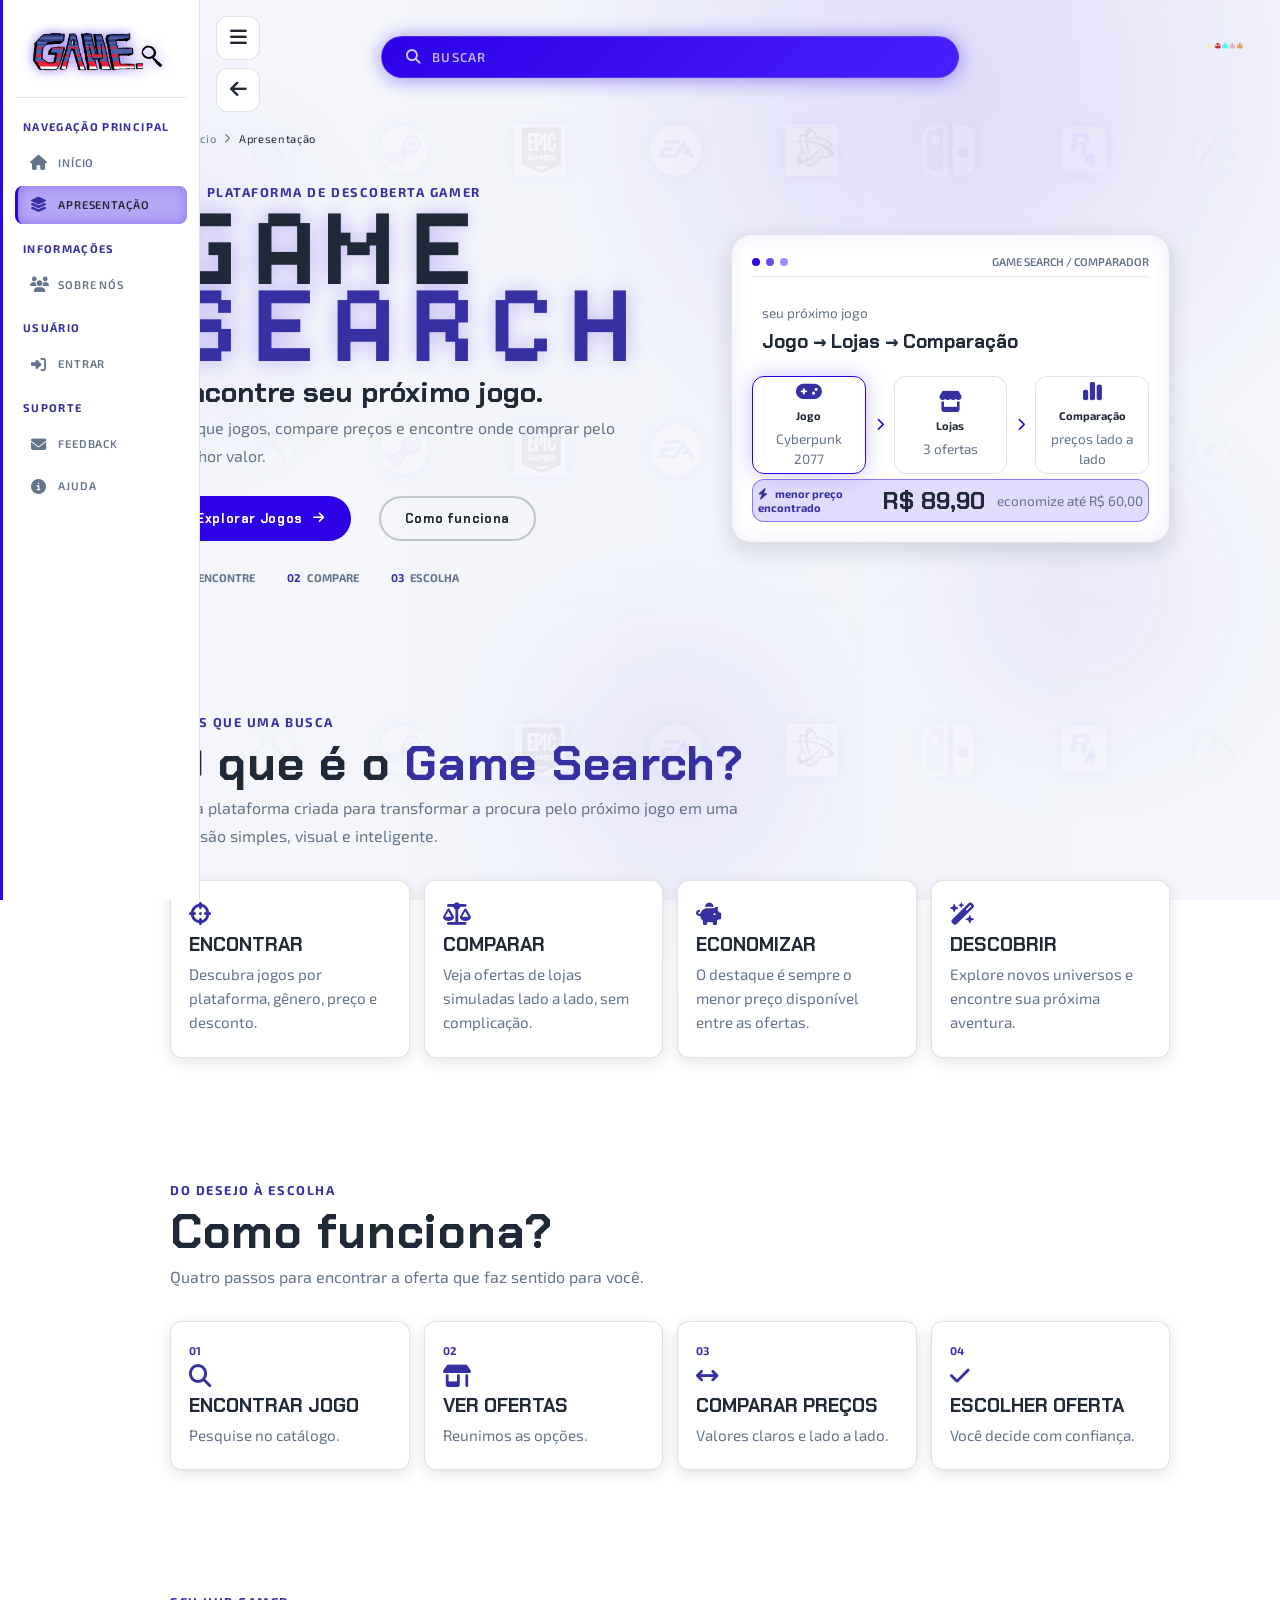
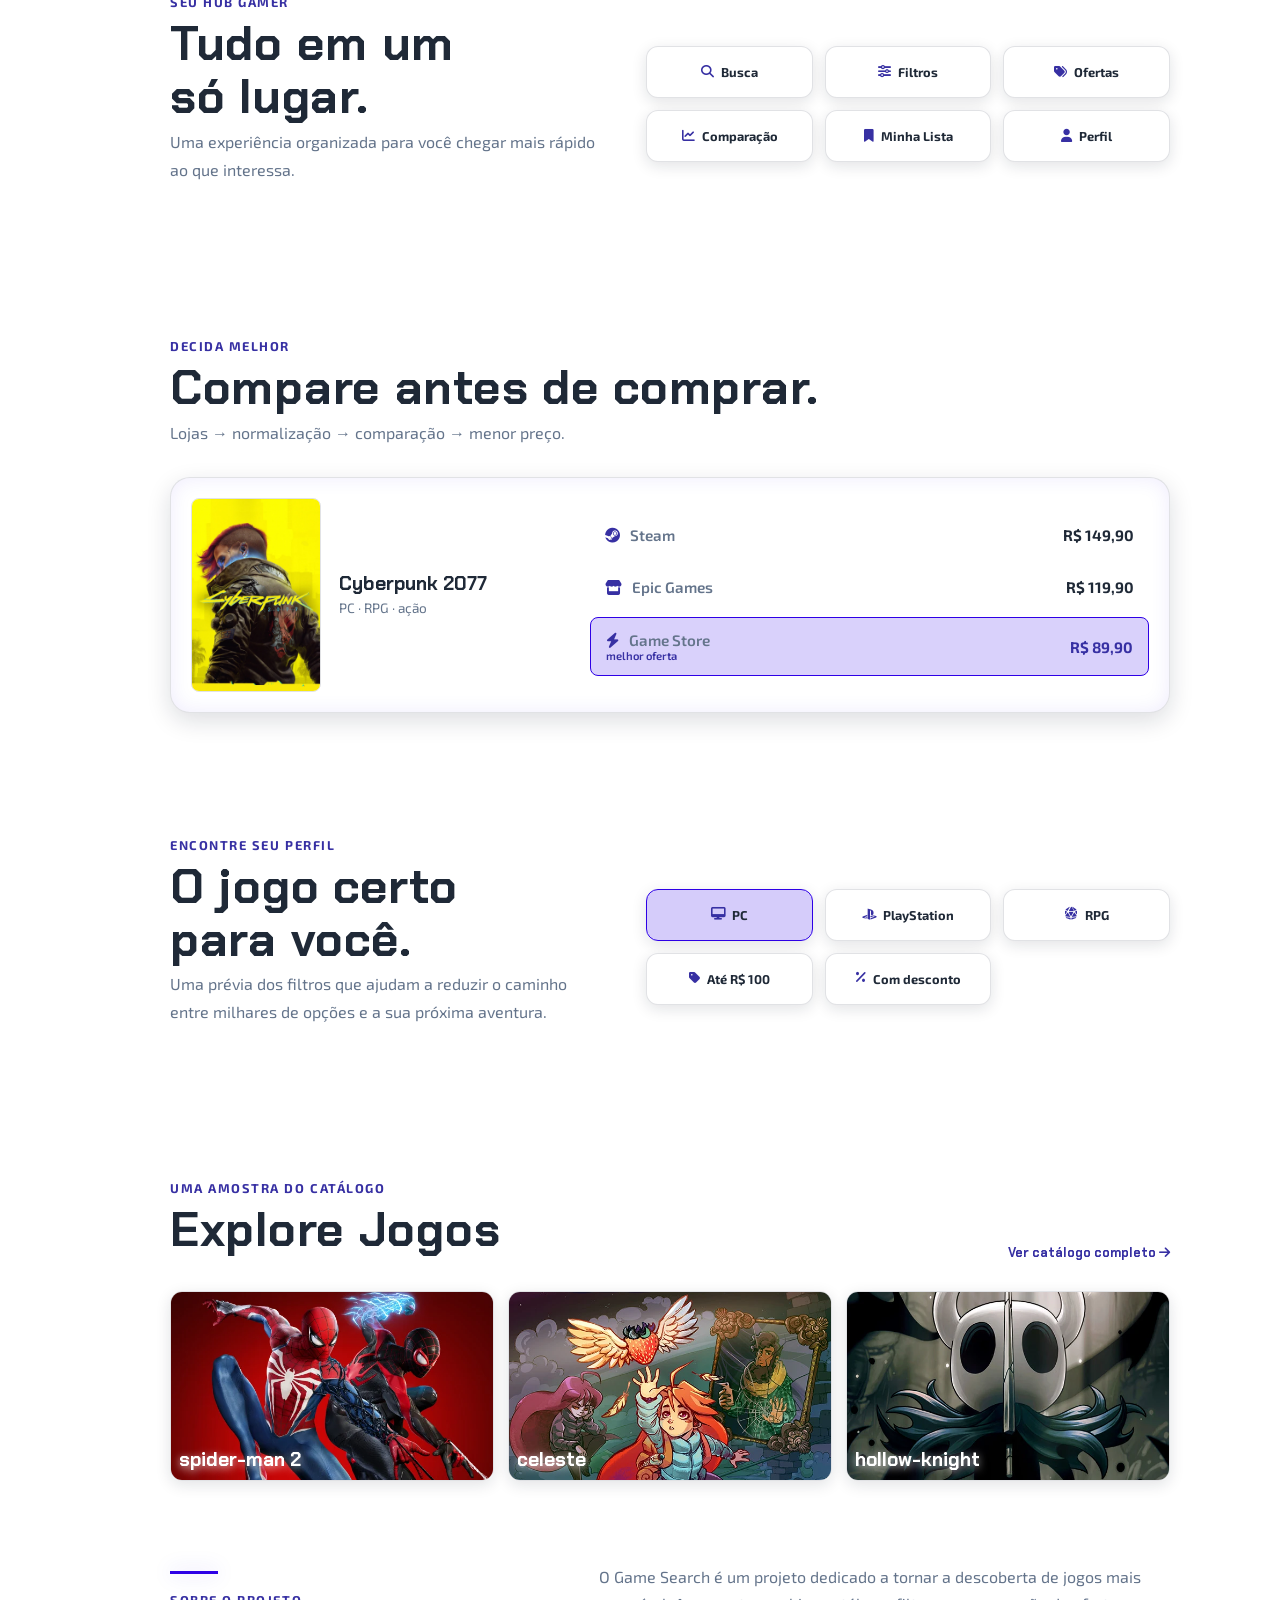
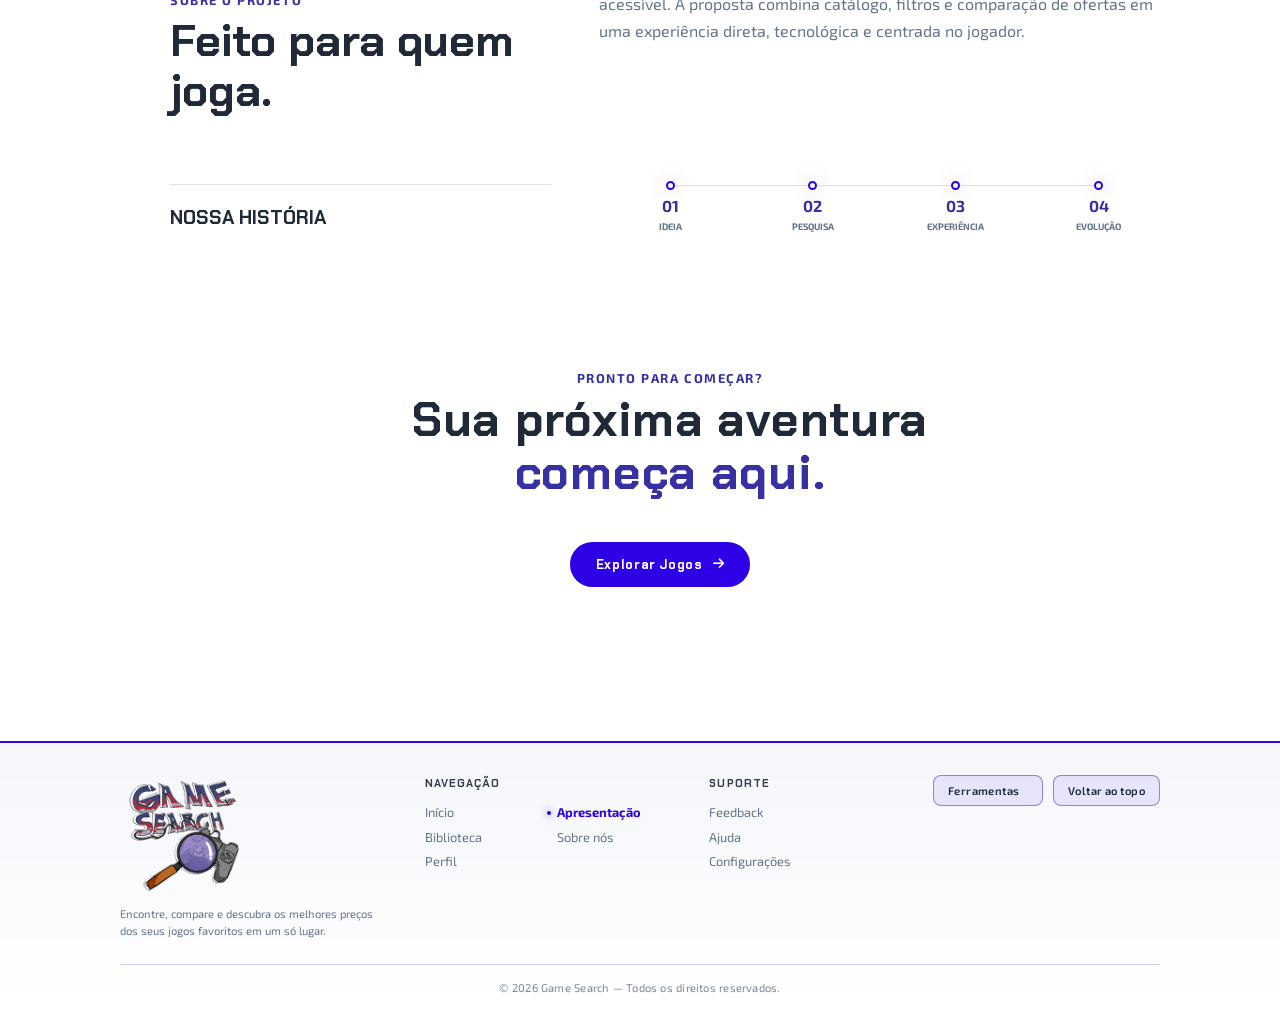
<file: pages/Apresentação.html>
<!doctype html>
<html lang="pt-BR">
  <head>
    <meta charset="UTF-8" />
    <meta name="viewport" content="width=device-width, initial-scale=1.0" />
    <meta name="base-path" content="" />
    <title>Game Search — Sua próxima aventura começa aqui</title>
    <link rel="stylesheet" href="../css/global.css" />
    <link rel="stylesheet" href="../css/apresentação.css" />
    <link
      rel="stylesheet"
      href="https://cdnjs.cloudflare.com/ajax/libs/font-awesome/6.4.0/css/all.min.css"
    />
  </head>
  <style>
    .fundo-personalizado {
  background: none !important;
}
  </style>
  <body>
    <div class="fundo-hero" aria-hidden="true">
      <span></span><span></span><span></span>
    </div>
    <div class="logo-carousel" aria-label="Plataformas e lojas disponíveis">
      <div class="logo-carousel__row">
        <div class="logo-carousel__track">
          <div class="logo-carousel__group">
            <img
              src="../img/logo/xbox.png"
              alt="Xbox"
            /><img
              src="../img/logo/Steam.png"
              alt="Steam"
            /><img
              src="../img/logo/Epic Games.png"
              alt="Epic Games"
            /><img
              src="../img/logo/EA.png"
              alt="EA"
            /><img
              src="../img/logo/Battle.net.png"
              alt="Battle.net"
            /><img
              src="../img/logo/Nintendo.png" alt="Nintendo"
            /><img
              src="../img/logo/Rockstar.png"
              alt="Rockstar"
            />
          </div>
          <div class="logo-carousel__group" aria-hidden="true">
             <img
              src="../img/logo/xbox.png"
              alt="Xbox"
            /><img
              src="../img/logo/Steam.png"
              alt="Steam"
            /><img
              src="../img/logo/Epic Games.png"
              alt="Epic Games"
            /><img
              src="../img/logo/EA.png"
              alt="EA"
            /><img
              src="../img/logo/Battle.net.png"
              alt="Battle.net"
            /><img
              src="../img/logo/Nintendo.png" alt="Nintendo"
            /><img
              src="../img/logo/Rockstar.png"
              alt="Rockstar"
            />
          </div>
        </div>
      </div>
      <div class="logo-carousel__row logo-carousel__row--reverse">
        <div class="logo-carousel__track">
          <div class="logo-carousel__group">
             <img
              src="../img/logo/xbox.png"
              alt="Xbox"
            /><img
              src="../img/logo/Steam.png"
              alt="Steam"
            /><img
              src="../img/logo/Epic Games.png"
              alt="Epic Games"
            /><img
              src="../img/logo/EA.png"
              alt="EA"
            /><img
              src="../img/logo/Battle.net.png"
              alt="Battle.net"
            /><img
              src="../img/logo/Nintendo.png" alt="Nintendo"
            /><img
              src="../img/logo/Rockstar.png"
              alt="Rockstar"
            />
          </div>
          <div class="logo-carousel__group" aria-hidden="true">
             <img
              src="../img/logo/xbox.png"
              alt="Xbox"
            /><img
              src="../img/logo/Steam.png"
              alt="Steam"
            /><img
              src="../img/logo/Epic Games.png"
              alt="Epic Games"
            /><img
              src="../img/logo/EA.png"
              alt="EA"
            /><img
              src="../img/logo/Battle.net.png"
              alt="Battle.net"
            /><img
              src="../img/logo/Nintendo.png" alt="Nintendo"
            /><img
              src="../img/logo/Rockstar.png"
              alt="Rockstar"
            />
          </div>
        </div>
      </div>
      <div class="logo-carousel__row">
        <div class="logo-carousel__track">
          <div class="logo-carousel__group">
             <img
              src="../img/logo/xbox.png"
              alt="Xbox"
            /><img
              src="../img/logo/Steam.png"
              alt="Steam"
            /><img
              src="../img/logo/Epic Games.png"
              alt="Epic Games"
            /><img
              src="../img/logo/EA.png"
              alt="EA"
            /><img
              src="../img/logo/Battle.net.png"
              alt="Battle.net"
            /><img
              src="../img/logo/Nintendo.png" alt="Nintendo"
            /><img
              src="../img/logo/Rockstar.png"
              alt="Rockstar"
            />
          </div>
          <div class="logo-carousel__group" aria-hidden="true">
             <img
              src="../img/logo/xbox.png"
              alt="Xbox"
            /><img
              src="../img/logo/Steam.png"
              alt="Steam"
            /><img
              src="../img/logo/Epic Games.png"
              alt="Epic Games"
            /><img
              src="../img/logo/EA.png"
              alt="EA"
            /><img
              src="../img/logo/Battle.net.png"
              alt="Battle.net"
            /><img
              src="../img/logo/Nintendo.png" alt="Nintendo"
            /><img
              src="../img/logo/Rockstar.png"
              alt="Rockstar"
            />
          </div>
        </div>
      </div>
    </div>

    <div class="layout-principal">
      <aside class="barra-lateral" id="sidebarDrawer">
        <div class="sidebar-logo">
          <a href="../index.html" aria-label="Ir para a página inicial"
            ><img src="../img/logo2.png" alt="Game Search"
          /></a>
        </div>
        <div class="sidebar-secao">
          <h3 class="sidebar-titulo">Navegação Principal</h3>
          <nav class="menu-navegacao">
            <ul>
              <li class="ativo">
                <a href="../index.html"
                  ><i class="fas fa-home"></i><span>Início</span></a
                >
              </li>
               <li class="ativo">
                <a href="Apresentação.html"
                  ><i class="fas fa-layer-group"></i><span>Apresentação</span></a
                >
              </li>
              <li>
                <a href="biblioteca.html"
                  ><i class="fas fa-book"></i><span>Biblioteca</span></a
                >
              </li>
            </ul>
          </nav>
        </div>
        <div class="sidebar-secao">
          <h3 class="sidebar-titulo">Informações</h3>
          <nav class="menu-navegacao">
            <ul>
              <li>
                <a href="sobre.html"
                  ><i class="fas fa-users"></i><span>Sobre nós</span></a
                >
              </li>
            </ul>
          </nav>
        </div>
        <div class="sidebar-secao">
          <h3 class="sidebar-titulo">Usuário</h3>
          <nav class="menu-navegacao">
            <ul>
              <li>
                <a href="login.html"
                  ><i class="fas fa-sign-in-alt"></i><span>Entrar</span></a
                >
              </li>
              <li>
                <a href="perfil.html"
                  ><i class="fas fa-user"></i><span>Perfil</span></a
                >
              </li>
              <li>
                <a href="configuracao.html"
                  ><i class="fas fa-cog"></i><span>Configurações</span></a
                >
              </li>
            </ul>
          </nav>
        </div>
        <div class="sidebar-secao">
          <h3 class="sidebar-titulo">Suporte</h3>
          <nav class="menu-navegacao">
            <ul>
              <li>
                <a href="feedback.html"
                  ><i class="fas fa-envelope"></i><span>Feedback</span></a
                >
              </li>
              <li>
                <a href="ajuda.html"
                  ><i class="fas  fa-circle-info"></i><span>Ajuda</span></a
                >
              </li>
            </ul>
          </nav>
        </div>
      </aside>
      <div class="drawer-overlay" id="drawerOverlay"></div>
      <main class="conteudo-principal">
        <header class="barra-superior">
          <div class="container-busca">
            <i class="fas fa-search"></i
            ><input
              type="text"
              placeholder="BUSCAR"
              class="campo-busca"
              autocomplete="off"
            />
          </div>
        </header>
        <nav class="breadcrumb" aria-label="Navegação">
          <a href="../index.html"><i class="fas fa-home"></i> Início</a
          ><i class="fas fa-chevron-right"></i><span>Apresentação</span>
        </nav>
        <section class="hero-moderna section-wrap" id="inicio">
          <div class="hero-esquerda reveal">
            <p class="eyebrow"><span></span> plataforma de descoberta gamer</p>
            <h1 class="hero-titulo">
              <span class="game">GAME</span> <span class="search">SEARCH</span>
            </h1>
            <p class="hero-subtitulo">Encontre seu próximo jogo.</p>
            <p class="hero-descricao">
              Busque jogos, compare preços e encontre onde comprar pelo melhor
              valor.
            </p>
            <div class="hero-actions">
              <a class="hero-botao" href="../index.html"
                >Explorar Jogos <i class="fas fa-arrow-right"></i></a
              ><a
                class="hero-botao hero-botao--secundario"
                href="#como-funciona"
                >Como funciona</a
              >
            </div>
            <div class="hero-metrics">
              <span style="margin:10px"><strong>01</strong> encontre</span
              ><span style="margin:10px"><strong>02</strong> compare</span
              ><span style="margin: 10px;px"><strong>03</strong> escolha</span>
            </div>
          </div>
          <div
            class="flow-demo reveal"
            aria-label="Demonstração do fluxo de comparação"
          >
            <div class="demo-window">
              <div class="window-bar">
                <span></span><span></span><span></span
                ><b>GAME SEARCH / COMPARADOR</b>
              </div>
              <div class="flow-title">
                <small>seu próximo jogo</small
                ><strong>Jogo → Lojas → Comparação</strong>
              </div>
              <div class="flow-track">
                <div class="flow-node active">
                  <i class="fas fa-gamepad"></i><b>Jogo</b
                  ><small>Cyberpunk 2077</small>
                </div>
                <i class="fas fa-chevron-right flow-arrow"></i>
                <div class="flow-node">
                  <i class="fas fa-store"></i><b>Lojas</b
                  ><small>3 ofertas</small>
                </div>
                <i class="fas fa-chevron-right flow-arrow"></i>
                <div class="flow-node">
                  <i class="fas fa-chart-simple"></i><b>Comparação</b
                  ><small>preços lado a lado</small>
                </div>
              </div>
              <div class="best-price">
                <span class="price-label"
                  ><i class="fas fa-bolt"></i> menor preço encontrado</span
                ><strong>R$ 89,90</strong><small>economize até R$ 60,00</small>
              </div>
            </div>
          </div>
        </section>

        <section class="content-section section-wrap reveal" id="o-que-e">
          <div class="section-heading">
            <p class="eyebrow">mais que uma busca</p>
            <h2>O que é o <em>Game Search?</em></h2>
            <p>
              Uma plataforma criada para transformar a procura pelo próximo jogo
              em uma decisão simples, visual e inteligente.
            </p>
          </div>
          <div class="feature-grid">
            <article>
              <i class="fas fa-crosshairs"></i>
              <h3>Encontrar</h3>
              <p>Descubra jogos por plataforma, gênero, preço e desconto.</p>
            </article>
            <article>
              <i class="fas fa-scale-balanced"></i>
              <h3>Comparar</h3>
              <p>
                Veja ofertas de lojas simuladas lado a lado, sem complicação.
              </p>
            </article>
            <article>
              <i class="fas fa-piggy-bank"></i>
              <h3>Economizar</h3>
              <p>
                O destaque é sempre o menor preço disponível entre as ofertas.
              </p>
            </article>
            <article>
              <i class="fas fa-wand-magic-sparkles"></i>
              <h3>Descobrir</h3>
              <p>Explore novos universos e encontre sua próxima aventura.</p>
            </article>
          </div>
        </section>

        <section class="content-section section-wrap reveal" id="como-funciona">
          <div class="section-heading">
            <p class="eyebrow">do desejo à escolha</p>
            <h2>Como funciona?</h2>
            <p>
              Quatro passos para encontrar a oferta que faz sentido para você.
            </p>
          </div>
          <div class="steps-grid">
            <article>
              <b>01</b><i class="fas fa-magnifying-glass"></i>
              <h3>Encontrar jogo</h3>
              <p>Pesquise no catálogo.</p>
            </article>
            <article>
              <b>02</b><i class="fas fa-shop"></i>
              <h3>Ver ofertas</h3>
              <p>Reunimos as opções.</p>
            </article>
            <article>
              <b>03</b><i class="fas fa-arrows-left-right"></i>
              <h3>Comparar preços</h3>
              <p>Valores claros e lado a lado.</p>
            </article>
            <article>
              <b>04</b><i class="fas fa-check"></i>
              <h3>Escolher oferta</h3>
              <p>Você decide com confiança.</p>
            </article>
          </div>
        </section>

        <section
          class="content-section section-wrap split-section reveal"
          id="tudo-em-um"
        >
          <div class="section-heading">
            <p class="eyebrow">seu hub gamer</p>
            <h2>Tudo em um só lugar.</h2>
            <p>
              Uma experiência organizada para você chegar mais rápido ao que
              interessa.
            </p>
          </div>
          <div class="hub-preview">
         <a href="biblioteca.html">   <span><i class="fas fa-search"></i> Busca</span
            ></a><a href="biblioteca.html"><span><i class="fas fa-sliders"></i> Filtros</a></span
            ><a href="../index.html"><span><i class="fas fa-tags"></i> Ofertas</a></span
            ><a href="biblioteca.html"><span><i class="fas fa-chart-line"></i> Comparação</a></span
            ><a href="perfil.html"><span><i class="fas fa-bookmark"></i> Minha Lista</a></span
            ><a href="perfil.html"><span><i class="fas fa-user"></i> Perfil</a></span>
          </div>
        </section>

        <section class="content-section section-wrap reveal" id="comparar">
          <div class="section-heading">
            <p class="eyebrow">decida melhor</p>
            <h2>Compare antes de comprar.</h2>
            <p>Lojas → normalização → comparação → menor preço.</p>
          </div>
          <div class="comparison-card">
            <div class="comparison-game">
              <img src="../games/cyberpunk-2077.webp" alt="Cyberpunk 2077" />
              <div>
                <strong>Cyberpunk 2077</strong><small>PC · RPG · ação</small>
              </div>
            </div>
            <div class="offers">
              <div>
                <span><i class="fab fa-steam"></i> Steam</span
                ><strong>R$ 149,90</strong>
              </div>
              <div>
                <span><i class="fas fa-store"></i> Epic Games</span
                ><strong>R$ 119,90</strong>
              </div>
              <div class="lowest">
                <span
                  ><i class="fas fa-bolt"></i> Game Store
                  <small>melhor oferta</small></span
                ><strong>R$ 89,90</strong>
              </div>
            </div>
          </div>
        </section>

        <section
          class="content-section section-wrap split-section reveal"
          id="filtros"
        >
          <div class="section-heading">
            <p class="eyebrow">encontre seu perfil</p>
            <h2>O jogo certo para você.</h2>
            <p>
              Uma prévia dos filtros que ajudam a reduzir o caminho entre
              milhares de opções e a sua próxima aventura.
            </p>
          </div>
          <div class="filter-preview">
            <span class="filter-chip selected"
              ><i class="fas fa-desktop"></i> PC</span
            ><span class="filter-chip"
              ><i class="fab fa-playstation"></i> PlayStation</span
            ><span class="filter-chip"><i class="fas fa-dice-d20"></i> RPG</span
            ><span class="filter-chip"
              ><i class="fas fa-tag"></i> Até R$ 100</span
            ><span class="filter-chip"
              ><i class="fas fa-percent"></i> Com desconto</span
            >
          </div>
        </section>

        <section class="content-section section-wrap reveal" id="explore">
          <div class="section-heading inline-heading">
            <div>
              <p class="eyebrow">uma amostra do catálogo</p>
              <h2>Explore Jogos</h2>
            </div>
            <a class="text-link" href="../index.html"
              >Ver catálogo completo <i class="fas fa-arrow-right"></i
            ></a>
          </div>
          <div class="game-preview-grid">
            <a href="../index.html" class="game-preview"
              ><img
                src="../games/spider-man-2.webp"
                alt="spider-man 2"
              /><span>spider-man 2</span></a
            ><a href="../index.html" class="game-preview"
              ><img
                src="../games/celeste.webp"
                alt="celeste"
              /><span>celeste</span></a
            ><a href="../index.html" class="game-preview"
              ><img
                src="../games/hollow-knight.webp"
                alt="hollow-knight"
              /><span>hollow-knight</span></a
            >
          </div>
        </section>

        <section
          class="content-section section-wrap about-grid reveal"
          id="sobre-projeto"
        >
          <div>
            <p class="eyebrow">sobre o projeto</p>
            <h2>Feito para quem joga.</h2>
          </div>
          <div class="about-description">
            <p>
              O Game Search é um projeto dedicado a tornar a descoberta de jogos
              mais acessível. A proposta combina catálogo, filtros e comparação
              de ofertas em uma experiência direta, tecnológica e centrada no
              jogador.
            </p>
          </div>
          <h3 class="history-title">Nossa História</h3>
          <div class="timeline">
            <span><b>01</b><small>ideia</small></span
            ><span><b>02</b><small>pesquisa</small></span
            ><span><b>03</b><small>experiência</small></span
            ><span><b>04</b><small>evolução</small></span>
          </div>
        </section>

        <section class="final-cta section-wrap reveal">
          <p class="eyebrow">pronto para começar?</p>
          <h2>Sua próxima aventura<br /><em>começa aqui.</em></h2>
          <a class="hero-botao" href="biblioteca.html"
            >Explorar Jogos <i class="fas fa-arrow-right"></i
          ></a>
        </section>
      </main>
    </div>
    <button
      class="hamburger-btn"
      id="hamburgerBtn"
      aria-label="Abrir menu"
      aria-expanded="false"
    >
      <i class="fas fa-bars"></i>
    </button>
    <script src="../js/global.js"></script>
    <script src="../js/navegacao/sidebar.js"></script>
    <script src="../js/navegacao/navegacao.js"></script>
    <script src="../js/Apresentação.js"></script>
  </body>
</html>
</file>
<file: css/global.css>
/* Folhas compartilhadas já separadas por componente e layout. */
@import url("./core/temas.css");
@import url("./components/botoes.css");
@import url("./components/breadcrumb.css");
@import url("./components/atalho-tema.css");
@import url("./components/atalho-tema-classico.css");
@import url("./components/busca.css");
@import url("./components/card-censura.css");
@import url("./components/card-expandido.css");
@import url("./components/cards.css");
@import url("./components/carrossel.css");
@import url("./components/classificacao-etaria.css");
@import url("./components/filtros.css");
@import url("./components/grids.css");
@import url("./components/historico.css");   /* ← NOVO */
@import url("./components/painel-contextual.css");
@import url("./components/precos.css");
@import url("./components/tags.css");
/* Fundo personalizado — elemento global + UI da página de Configurações. */
@import url("./components/fundo-personalizado.css");
@import url("./layout/estrutura.css");
@import url("./layout/footer.css");
@import url("./layout/header.css");
@import url("./layout/sidebar.css");

/* ─── Fontes ──────────────────────────────────────────────────────────────── */
@import url("https://fonts.googleapis.com/css2?family=Chakra+Petch:wght@400;500;600;700&family=Exo+2:wght@300;400;500;600;700&display=swap");

@font-face {
  font-family: "Dogica";
  src: url("../fonts/dogica.ttf") format("truetype");
  font-weight: normal;
  font-style: normal;
}

@font-face {
  font-family: "Game Paused";
  src: url("../fonts/game-paused.otf") format("opentype");
  font-weight: normal;
  font-style: normal;
}

/* ─── Reset e base ───────────────────────────────────────────────────────── */
html {
  scroll-behavior: smooth;
  scrollbar-color: var(--cor-primaria) transparent;
  scrollbar-width: thin;
}
a {
text-decoration: none;
}

html::-webkit-scrollbar {
  width: 8px;
  height: 8px;
}

html::-webkit-scrollbar-track {
  background: transparent;
}

html::-webkit-scrollbar-thumb {
  background: var(--cor-primaria);
  border-radius: 4px;
}

html::-webkit-scrollbar-thumb:hover {
  background: var(--cor-primaria-hover);
}

*,
*::before,
*::after {
  margin: 0;
  padding: 0;
  box-sizing: border-box;
}

/* ─── Tokens de design ───────────────────────────────────────────────────── */
:root {
  --cor-fundo: #0d0d1f;
  --cor-lateral: #1a1a2e;
  --cor-primaria: #2e00e6;
  --cor-primaria-hover: #4a1fff;
  --cor-texto-destaque: #a5b4fc;
  --cor-texto-destaque-hover: #c4b5fd;
  --cor-texto-sobre-destaque: #000000;
  --cor-texto-sobre-destaque-hover: #000000;
  --cor-texto-sobre-fundo-claro: #111827;
  --cor-texto-sobre-fundo-claro-hover: #1f2937;
  --cor-link-fundo-claro: #3730a3;
  --cor-link-fundo-claro-hover: #312e81;
  --cor-texto: #ffffff;
  --cor-texto-muted: rgba(255, 255, 255, 0.6);
  --cor-hover: #2a2a4a;
  --cor-tag: #1a1a4a;
  --cor-dropdown: #12122a;
  --cor-borda: rgba(255, 255, 255, 0.08);
  --cor-borda-forte: rgba(255, 255, 255, 0.15);
  --font-logo: "Dogica", sans-serif;
  --font-titulo: "Chakra Petch", sans-serif;
  --font-corpo: "Exo 2", sans-serif;
  --fs-xs: 0.7rem;
  --fs-sm: 0.8rem;
  --fs-base: 0.9rem;
  --fs-md: 1rem;
  --fs-lg: 1.2rem;
  --fs-xl: 1.5rem;
  --fs-2xl: 2rem;
  --fs-3xl: 2.5rem;
  --sidebar-width: 200px;
  --sidebar-collapsed: 60px;
  --border-radius-sm: 8px;
  --border-radius: 12px;
  --border-radius-lg: 20px;
  --border-radius-xl: 30px;
  --transition-speed: 0.4s;
  --transition-fast: 0.2s;
  --animation-display: block;
  --shadow: 0 4px 15px rgba(0, 0, 0, 0.3);
  --shadow-card: 0 8px 25px rgba(0, 0, 0, 0.4);
  --shadow-glow: 0 0 20px rgba(46, 0, 230, 0.25);
  --shadow-glow-hover: 0 0 35px rgba(46, 0, 230, 0.45);
}

body {
  min-height: 100vh;
  background: transparent !important;
  color: var(--cor-texto);
  font-family: var(--font-corpo);
  font-size: var(--fs-base);
  line-height: 1.6;
  overflow-x: hidden;
  -webkit-font-smoothing: antialiased;
}

/* Tipografia comum usada por várias páginas. */
.titulo-secao {
  font-family: var(--font-titulo);
  font-size: var(--fs-lg);
  font-weight: 700;
  letter-spacing: 0.12em;
  text-transform: uppercase;
  color: var(--cor-texto);
  margin-bottom: 20px;
  display: flex;
  align-items: center;
  gap: 10px;
}

.titulo-secao::after {
  content: "";
  flex: 1;
  height: 1px;
  background: linear-gradient(to right, var(--cor-primaria), transparent);
  opacity: 0.4;
}

/* Animações compartilhadas por páginas e componentes. */
@keyframes fadeInUp {
  from {
    opacity: 0;
    transform: translateY(18px);
  }
  to {
    opacity: 1;
    transform: translateY(0);
  }
}

@keyframes fadeIn {
  from { opacity: 0; }
  to { opacity: 1; }
}

@keyframes fadeInDown {
  from {
    opacity: 0;
    transform: translateY(-10px);
  }
  to {
    opacity: 1;
    transform: translateY(0);
  }
}

/* ─── Acessibilidade ─────────────────────────────────────────────────────── */
:focus-visible {
  outline: 2px solid var(--cor-primaria);
  outline-offset: 3px;
  border-radius: 4px;
}

body.sem-animacoes *,
body.sem-animacoes *::before,
body.sem-animacoes *::after {
  animation-duration: 0s !important;
  transition-duration: 0s !important;
  transition: none !important;
  animation: none !important;
}

@media (prefers-reduced-motion: reduce) {
  *,
  *::before,
  *::after {
    animation-duration: 0.01ms !important;
    transition-duration: 0.01ms !important;
  }
}

@view-transition {
  navigation: auto;
}

@keyframes pulseDot {
  0%,
  100% {
    opacity: 1;
    transform: translateX(-50%) scale(1);
  }
  50% {
    opacity: 0.6;
    transform: translateX(-50%) scale(0.8);
  }
}
</file>
<file: css/apresentação.css>
/* ──────────────────────────────────────────────────────────────────────────
   apresentação.css — estilos exclusivos da página de apresentação.
   Todas as regras repetidas foram consolidadas em uma única declaração,
   preservando exatamente o resultado final da cascata original.
   ────────────────────────────────────────────────────────────────────────── */

/* ── Fundo decorativo ───────────────────────────────────────────────────── */
.fundo-hero {
  position: fixed;
  inset: 0;
  z-index: 0;
  pointer-events: none;
  background:
    radial-gradient(
      circle at 75% 10%,
      rgba(var(--cor-primaria-rgb, 46, 0, 230), 0.13),
      transparent 34%
    ),
    radial-gradient(
      circle at 10% 72%,
      rgba(var(--cor-primaria-rgb, 46, 0, 230), 0.08),
      transparent 30%
    ),
    var(--cor-fundo);
}
.fundo-hero::before {
  content: "";
  position: absolute;
  inset: 0;
  background-image:
    linear-gradient(rgba(255, 255, 255, 0.025) 1px, transparent 1px),
    linear-gradient(90deg, rgba(255, 255, 255, 0.025) 1px, transparent 1px);
  background-size: 48px 48px;
  mask-image: linear-gradient(to bottom, #000, transparent 90%);
}
.fundo-hero span {
  position: absolute;
  width: 200px;
  height: 200px;
  border-radius: 50%;
  filter: blur(90px);
  background: var(--cor-primaria);
  opacity: 0.1;
  animation: homeDrift 16s ease-in-out infinite;
}
.fundo-hero span:nth-child(1) {
  top: 20%;
  left: 5%;
}
.fundo-hero span:nth-child(2) {
  top: 55%;
  right: 8%;
  animation-delay: -5s;
}
.fundo-hero span:nth-child(3) {
  bottom: 4%;
  left: 45%;
  animation-delay: -9s;
}
@keyframes homeDrift {
  50% {
    transform: translate(35px, -25px) scale(1.15);
  }
}
.tema-claro .fundo-hero {
  background:
    radial-gradient(
      circle at 75% 10%,
      rgba(var(--cor-primaria-rgb, 46, 0, 230), 0.1),
      transparent 34%
    ),
    var(--cor-fundo);
}

/* ── Carrossel decorativo de logos ──────────────────────────────────────── */
.logo-carousel {
  position: fixed;
  inset: 0 0 0 var(--sidebar-width);
  z-index: 1;
  pointer-events: none;
  overflow: hidden;
  opacity: 0.075;
  display: flex;
  flex-direction: column;
  justify-content: space-around;
  mask-image: linear-gradient(
    90deg,
    transparent,
    #000 12%,
    #000 88%,
    transparent
  );
  -webkit-mask-image: linear-gradient(
    90deg,
    transparent,
    #000 12%,
    #000 88%,
    transparent
  );
}
.logo-carousel__row {
  height: 33.333%;
  display: flex;
  align-items: center;
  overflow: hidden;
  background: linear-gradient(
    90deg,
    transparent,
    rgba(var(--cor-primaria-rgb, 46, 0, 230), 0.13),
    transparent
  );
  border-top: 1px solid rgba(var(--cor-primaria-rgb, 46, 0, 230), 0.1);
  border-bottom: 1px solid rgba(var(--cor-primaria-rgb, 46, 0, 230), 0.06);
}
.logo-carousel__row--reverse .logo-carousel__track {
  animation-direction: reverse;
}
.logo-carousel__track {
  height: 100%;
  display: flex;
  align-items: center;
  width: max-content;
  animation: homeLogoScroll 44s linear infinite;
}
.logo-carousel__group {
  display: flex;
  align-items: center;
  flex-shrink: 0;
}
.logo-carousel img {
  height: 52px;
  width: auto;
  max-width: 125px;
  object-fit: contain;
  margin-inline: 42px;
  filter: grayscale(1) brightness(1.5)
    drop-shadow(0 0 8px rgba(var(--cor-primaria-rgb, 46, 0, 230), 0.65));
  transition:
    transform var(--transition-fast) ease,
    filter var(--transition-fast) ease;
}
.logo-carousel img:hover {
  filter: grayscale(0) brightness(1.12)
    drop-shadow(0 0 14px rgba(var(--cor-primaria-rgb, 46, 0, 230), 0.9));
  transform: scale(1.1);
}
@keyframes homeLogoScroll {
  from {
    transform: translateX(0);
  }
  to {
    transform: translateX(-50%);
  }
}

/* ── Layout geral da página ─────────────────────────────────────────────── */
.section-wrap {
  width: 100%;
  max-width: 1000px;
  margin-inline: auto;
  box-sizing: border-box;
  padding-inline: var(--space-2);
}
.breadcrumb {
  position: relative;
  z-index: 3;
}

/* ── Hero ───────────────────────────────────────────────────────────────── */
.hero-moderna {
  min-height: auto;
  padding: 32px 0 58px;
  display: grid;
  grid-template-columns: 1fr 1fr;
  gap: 42px;
  align-items: center;
}
.hero-esquerda {
  max-width: 520px;
}
.eyebrow {
  color: var(--cor-texto-destaque);
  font: 700 0.8rem var(--font-corpo);
  letter-spacing: 0.12em;
  text-transform: uppercase;
  margin: 0 0 var(--space-2);
}
.eyebrow span {
  display: inline-block;
  width: 24px;
  height: 2px;
  background: var(--cor-primaria);
  vertical-align: middle;
  margin-right: 8px;
}
.hero-titulo {
  font:
    700 clamp(2.8rem, 6vw, 5.8rem)/1 Dogica,
    sans-serif;
  letter-spacing: 0.025em;
  margin: 0;
  text-shadow: var(--shadow-glow);
  text-wrap: balance;
}
.hero-titulo .game {
  color: var(--cor-texto);
}
.hero-titulo .search,
.section-heading em,
.final-cta em {
  font-style: normal;
  color: var(--cor-texto-destaque);
}
.hero-subtitulo {
  font: 700 clamp(1.2rem, 2.4vw, 1.8rem) var(--font-titulo);
  margin: var(--space-3) 0 var(--space-1);
  max-width: 460px;
  line-height: 1.25;
}
.hero-descricao,
.section-heading > p:last-child {
  color: var(--cor-texto-muted);
  font: 400 var(--fs-md)/1.75 var(--font-corpo);
  max-width: 510px;
}
.hero-actions {
  display: flex;
  gap: var(--space-2);
  flex-wrap: wrap;
  margin-top: 26px;
}
.hero-botao {
  display: inline-flex;
  align-items: center;
  gap: 10px;
  min-height: 44px;
  margin-right: 20px;
  padding: 12px 24px;
  border-radius: var(--border-radius-xl);
  background: var(--cor-primaria);
  border: 2px solid var(--cor-primaria);
  color: var(--cor-texto-sobre-destaque);
  text-decoration: none;
  font: 700 var(--fs-sm) var(--font-titulo);
  letter-spacing: 0.05em;
  transition: all var(--transition-fast) ease;
}
.hero-botao:hover {
  background: var(--cor-primaria-hover);
  border-color: var(--cor-primaria-hover);
  transform: translateY(-3px);
  box-shadow: var(--shadow-glow-hover);
}
.hero-botao--secundario {
  background: transparent;
  color: var(--cor-texto);
  border-color: var(--cor-borda-forte);
}
.hero-botao--secundario:hover {
  background: rgba(var(--cor-primaria-rgb, 46, 0, 230), 0.14);
  border-color: var(--cor-primaria);
  color: var(--cor-texto);
}
.hero-metrics {
  display: flex;
  gap: var(--space-3);
  margin-top: var(--space-4);
  padding-top: 4px;
  color: var(--cor-texto-muted);
  font: 700 var(--fs-xs) var(--font-corpo);
  text-transform: uppercase;
}
.hero-metrics strong {
  color: var(--cor-texto-destaque);
  margin-right: 4px;
}

/* ── Demo / fluxo ───────────────────────────────────────────────────────── */
.demo-window,
.comparison-card {
  background: var(--cor-card);
  border: 1px solid var(--cor-borda);
  border-radius: var(--border-radius-lg);
  box-shadow:
    var(--shadow-card),
    inset 0 0 20px rgba(var(--cor-primaria-rgb, 46, 0, 230), 0.08);
  backdrop-filter: blur(12px);
}
.flow-demo {
  animation: homeFloat 7s ease-in-out infinite;
}
@keyframes homeFloat {
  50% {
    transform: translateY(-8px);
  }
}
.demo-window {
  padding: 20px;
  margin-left: 40px;
}
.window-bar {
  display: flex;
  align-items: center;
  gap: 6px;
  color: var(--cor-texto-muted);
  font: 700 var(--fs-xs) var(--font-corpo);
  border-bottom: 1px solid var(--cor-borda);
  padding-bottom: var(--space-2);
}
.window-bar span {
  width: 8px;
  height: 8px;
  border-radius: 50%;
  background: var(--cor-primaria);
}
.window-bar span:nth-child(2) {
  opacity: 0.7;
}
.window-bar span:nth-child(3) {
  opacity: 0.45;
}
.window-bar b {
  margin-left: auto;
  font-weight: 600;
}
.flow-title {
  display: flex;
  flex-direction: column;
  gap: 6px;
  padding: 26px 10px 22px;
}
.flow-title small,
.flow-node small,
.best-price small,
.comparison-game small {
  color: var(--cor-texto-muted);
  font: 400 0.85rem/1.45 var(--font-corpo);
}
.flow-title strong {
  font: 700 var(--fs-lg) var(--font-titulo);
}
.flow-track {
  display: grid;
  grid-template-columns: 1fr auto 1fr auto 1fr;
  align-items: center;
  gap: 10px;
}
.flow-node {
  padding: 16px 9px;
  text-align: center;
  border: 1px solid var(--cor-borda);
  border-radius: var(--border-radius);
  display: flex;
  flex-direction: column;
  gap: 7px;
  max-height: 98px;
  justify-content: center;
  transition: all var(--transition-fast) ease;
}
.flow-node i {
  font-size: 1.3rem;
  color: var(--cor-texto-destaque);
}
.flow-node b {
  font: 700 var(--fs-xs) var(--font-corpo);
}
.flow-node.active,
.flow-node:hover {
  border-color: var(--cor-primaria);
  box-shadow: var(--shadow-glow);
}
.flow-arrow {
  color: var(--cor-primaria);
  font-size: 0.8rem;
}
.best-price {
  display: flex;
  align-items: center;
  gap: 12px;
  margin-top: 5px;
  padding: 5px;
  border-radius: var(--border-radius);
  background: rgba(var(--cor-primaria-rgb, 46, 0, 230), 0.14);
  border: 1px solid rgba(var(--cor-primaria-rgb, 46, 0, 230), 0.45);
}
.price-label {
  font: 700 var(--fs-xs) var(--font-corpo);
  color: var(--cor-texto-destaque);
  flex: 1;
}
.price-label i {
  margin-right: 5px;
}
.best-price strong {
  font: 700 var(--fs-xl) var(--font-titulo);
  color: var(--cor-texto);
}

/* ── Seções de conteúdo ─────────────────────────────────────────────────── */
.content-section {
  padding: 62px 0;
}
.section-heading {
  max-width: 700px;
  margin-bottom: 30px;
}
.section-heading h2,
.final-cta h2 {
  font: 800 clamp(1.8rem, 4vw, 3rem)/1.1 var(--font-titulo);
  margin: 0 0 var(--space-1);
  letter-spacing: 0.015em;
  text-wrap: balance;
}
.section-heading > p:last-child {
  max-width: 620px;
}

.feature-grid,
.steps-grid {
  display: grid;
  grid-template-columns: repeat(4, 1fr);
  gap: 14px;
}
.feature-grid article,
.steps-grid article,
.hub-preview span,
.filter-chip {
  padding: 22px 18px;
  border: 1px solid var(--cor-borda);
  border-radius: var(--border-radius);
  background: var(--cor-card);
  box-shadow: var(--shadow);
  transition: all var(--transition-fast) ease;
}
.feature-grid article,
.steps-grid article {
  min-height: 142px;
}
.feature-grid article:focus-visible,
.steps-grid article:focus-visible,
.hub-preview span:focus-visible,
.filter-chip:focus-visible {
  outline: 3px solid var(--cor-primaria);
  outline-offset: 3px;
}
.feature-grid article:hover,
.steps-grid article:hover,
.hub-preview span:hover,
.filter-chip:hover {
  transform: translateY(-5px);
  border-color: var(--cor-primaria);
  background: rgba(var(--cor-primaria-rgb, 46, 0, 230), 0.15);
  box-shadow: var(--shadow-glow);
}
.feature-grid i,
.steps-grid i {
  font-size: 1.4rem;
  color: var(--cor-texto-destaque);
  margin-bottom: var(--space-2);
}
.feature-grid h3,
.steps-grid h3 {
  font: 700 var(--fs-lg) var(--font-titulo);
  margin: 0 0 6px;
  text-transform: uppercase;
  line-height: 1.15;
}
.feature-grid p,
.steps-grid p {
  color: var(--cor-texto-muted);
  font: 400 0.95rem/1.6 var(--font-corpo);
  margin: 0;
}
.steps-grid article > b {
  color: var(--cor-texto-destaque);
  font: 700 var(--fs-xs) var(--font-corpo);
  display: block;
  margin-bottom: var(--space-2);
}

/* ── Split (hub + filtros) ──────────────────────────────────────────────── */
.split-section {
  display: grid;
  grid-template-columns: 0.9fr 1.1fr;
  gap: 48px;
  align-items: center;
}
.hub-preview,
.filter-preview {
  display: grid;
  grid-template-columns: repeat(3, 1fr);
  gap: 12px;
}
.hub-preview span,
.filter-chip {
  min-height: 20px;
  padding: 17px 12px;
  display: flex;
  align-items: center;
  justify-content: center;
  line-height: 1.3;
  font: 700 var(--fs-sm) var(--font-corpo);
  color: var(--cor-texto);
  text-align: center;
  cursor: default;
}
.hub-preview i,
.filter-chip i {
  color: var(--cor-texto-destaque);
  margin-right: 7px;
}
.filter-chip.selected {
  border-color: var(--cor-primaria);
  background: rgba(var(--cor-primaria-rgb, 46, 0, 230), 0.2);
}

/* ── Comparação ─────────────────────────────────────────────────────────── */
.comparison-card {
  padding: 20px;
  display: grid;
  grid-template-columns: 0.8fr 1.2fr;
  gap: 26px;
  align-items: center;
}
.comparison-game {
  display: flex;
  align-items: center;
  gap: var(--space-2);
}
.comparison-game img {
  width: 130px;
  margin-right: 10px;
  object-fit: cover;
  border-radius: var(--border-radius-sm);
  border: 1px solid var(--cor-borda);
}
.comparison-game strong {
  display: block;
  font: 700 var(--fs-lg) var(--font-titulo);
}
.offers {
  display: grid;
  gap: 8px;
}
.offers div {
  display: flex;
  justify-content: space-between;
  align-items: center;
  padding: 13px 15px;
  background: rgba(255, 255, 255, 0.035);
  border-radius: var(--border-radius-sm);
  font: 600 0.95rem var(--font-corpo);
  color: var(--cor-texto-muted);
}
.offers strong {
  color: var(--cor-texto);
}
.offers i {
  color: var(--cor-texto-destaque);
  margin-right: 7px;
}
.offers .lowest {
  border: 1px solid var(--cor-primaria);
  background: rgba(var(--cor-primaria-rgb, 46, 0, 230), 0.18);
}
.offers .lowest strong,
.offers .lowest i {
  color: var(--cor-texto-destaque);
}
.offers small {
  display: block;
  color: var(--cor-texto-destaque);
  font-size: var(--fs-xs);
}

/* ── Catálogo de pré-visualização ───────────────────────────────────────── */
.inline-heading {
  display: flex;
  justify-content: space-between;
  align-items: end;
  max-width: none;
}
.text-link {
  color: var(--cor-texto-destaque);
  text-decoration: none;
  font: 700 var(--fs-sm) var(--font-titulo);
}
.text-link:hover {
  color: var(--cor-texto-destaque-hover);
}
.game-preview-grid {
  display: grid;
  grid-template-columns: repeat(3, 1fr);
  gap: 14px;
}
.game-preview {
  position: relative;
  height: 190px;
  border-radius: var(--border-radius);
  overflow: hidden;
  border: 1px solid var(--cor-borda);
  text-decoration: none;
  box-shadow: var(--shadow);
}
.game-preview img {
  width: 100%;
  height: 100%;
  object-fit: cover;
  transition:
    transform var(--transition-speed) ease,
    filter var(--transition-speed) ease;
}
.game-preview:hover img {
  transform: scale(1.06);
  filter: brightness(0.65);
}
.game-preview span {
  position: absolute;
  bottom: var(--space-2);
  left: var(--space-2);
  color: var(--cor-texto-sobre-destaque);
  font: 700 var(--fs-lg) var(--font-titulo);
  text-shadow: 0 2px 8px color-mix(in srgb, var(--cor-fundo) 85%, transparent);
}

/* ── Sobre o projeto ────────────────────────────────────────────────────── */
.about-grid {
  display: grid;
  grid-template-columns: minmax(260px, 0.8fr) minmax(0, 1.2fr);
  gap: 48px;
  align-items: start;
  padding-top: 20px;
}
.about-grid > div:first-child {
  position: relative;
  padding-top: 8px;
}
.about-grid > div:first-child::before {
  content: "";
  display: block;
  width: 48px;
  height: 3px;
  margin-bottom: 18px;
  background: var(--cor-primaria);
  box-shadow: var(--shadow-glow);
}
.about-grid h2 {
  margin: 0;
  max-width: 360px;
  font: 800 clamp(2rem, 3.5vw, 3rem)/1.12 var(--font-titulo);
}
.about-grid > div > p:not(.eyebrow) {
  max-width: 680px;
  margin: 0;
  color: var(--cor-texto-muted);
  font: 400 var(--fs-md)/1.7 var(--font-corpo);
}
.history-title {
  margin: 20px 0 0;
  padding-top: 20px;
  border-top: 1px solid var(--cor-borda);
  color: var(--cor-texto);
  font: 700 var(--fs-lg) var(--font-titulo);
  text-transform: uppercase;
}
.timeline {
  position: relative;
  display: flex;
  justify-content: space-between;
  gap: 0;
  margin-top: 14px;
  padding-top: 18px;
}
.timeline::before {
  content: "";
  position: absolute;
  top: 7px;
  left: 12.5%;
  right: 12.5%;
  border-top: 1px solid var(--cor-borda);
}
.timeline span {
  position: relative;
  z-index: 1;
  flex: 1;
  display: flex;
  flex-direction: column;
  gap: 6px;
  align-items: center;
  text-align: center;
  color: var(--cor-texto-muted);
  font: 700 var(--fs-xs) var(--font-corpo);
  text-transform: uppercase;
}
.timeline span::before {
  content: "";
  position: absolute;
  top: -15px;
  width: 9px;
  height: 9px;
  border: 2px solid var(--cor-primaria);
  border-radius: 50%;
  background: var(--cor-fundo);
  box-shadow: var(--shadow-glow);
}
.timeline b {
  color: var(--cor-texto-destaque);
  font-size: var(--fs-md);
}

/* ── CTA final ──────────────────────────────────────────────────────────── */
.final-cta {
  text-align: center;
  padding: 76px 0 90px;
}
.final-cta h2 {
  margin-bottom: var(--space-3);
}
.final-cta .hero-botao {
  margin-top: 30px;
}

/* ── Reveal (animação de entrada) ───────────────────────────────────────── */
.reveal {
  opacity: 0;
  transform: translateY(20px);
  transition:
    opacity var(--transition-speed) ease,
    transform var(--transition-speed) ease;
}
.reveal.visible {
  opacity: 1;
  transform: none;
}

/* ── Media queries consolidadas ─────────────────────────────────────────── */
@media (max-width: 1024px) {
  .logo-carousel {
    inset: 0;
  }
  .hero-moderna {
    padding-top: 18px;
  }
  .content-section {
    padding: 40px 0;
  }
}

@media (max-width: 768px) {
  .section-wrap {
    padding-inline: var(--space-1);
  }
  .hero-moderna {
    grid-template-columns: 1fr;
    gap: 30px;
    padding: 18px 0 42px;
  }
  .split-section,
  .about-grid {
    grid-template-columns: 1fr;
    gap: var(--space-4);
  }
  .content-section {
    padding: 46px 0;
  }
  .feature-grid,
  .steps-grid,
  .hub-preview,
  .filter-preview,
  .game-preview-grid {
    grid-template-columns: repeat(2, 1fr);
  }
  .feature-grid article,
  .steps-grid article {
    min-height: 0;
  }
  .comparison-card {
    grid-template-columns: 1fr;
    gap: 18px;
  }
  .demo-window {
    padding: 16px;
  }
  .flow-title {
    padding: 20px 8px 17px;
  }
  .logo-carousel {
    opacity: 0.07;
  }
  .logo-carousel img {
    height: 36px;
    margin-inline: 24px;
  }
  .section-heading h2,
  .final-cta h2 {
    font-size: clamp(1.55rem, 7vw, 2.4rem);
  }
}

@media (max-width: 480px) {
  .hero-titulo {
    font-size: clamp(2.1rem, 11vw, 3rem);
  }
  .hero-subtitulo {
    font-size: 1.25rem;
  }
  .hero-descricao {
    font-size: var(--fs-sm);
  }
  .hero-metrics {
    flex-wrap: wrap;
    gap: 10px;
    font-size: 0.62rem;
  }
  .content-section {
    padding: 40px 0;
  }
  .section-heading {
    margin-bottom: 24px;
  }
  .feature-grid,
  .steps-grid,
  .hub-preview,
  .filter-preview,
  .game-preview-grid {
    grid-template-columns: 1fr;
    gap: 10px;
  }
  .feature-grid article,
  .steps-grid article {
    padding: 17px 14px;
  }
  .feature-grid h3,
  .steps-grid h3 {
    font-size: var(--fs-base);
  }
  .feature-grid p,
  .steps-grid p {
    font-size: var(--fs-xs);
  }
  .flow-track {
    grid-template-columns: 1fr;
    gap: 8px;
  }
  .flow-arrow {
    transform: rotate(90deg);
    justify-self: center;
  }
  .comparison-game img {
    width: 96px;
    height: 64px;
  }
  .offers div {
    font-size: var(--fs-xs);
    padding: 11px;
  }
  .game-preview {
    height: 150px;
  }
  .about-grid {
    gap: 28px;
  }
  .inline-heading {
    display: block;
  }
  .inline-heading .text-link {
    display: inline-block;
    margin-top: var(--space-2);
  }
}

@media (prefers-reduced-motion: reduce) {
  *,
  *::before,
  *::after {
    animation-duration: 0.01ms !important;
    animation-iteration-count: 1 !important;
    scroll-behavior: auto !important;
    transition-duration: 0.01ms !important;
  }
  .logo-carousel__track {
    animation: none;
  }
}
#gs-fundo-personalizado {
  display: none !important;
}
</file>
